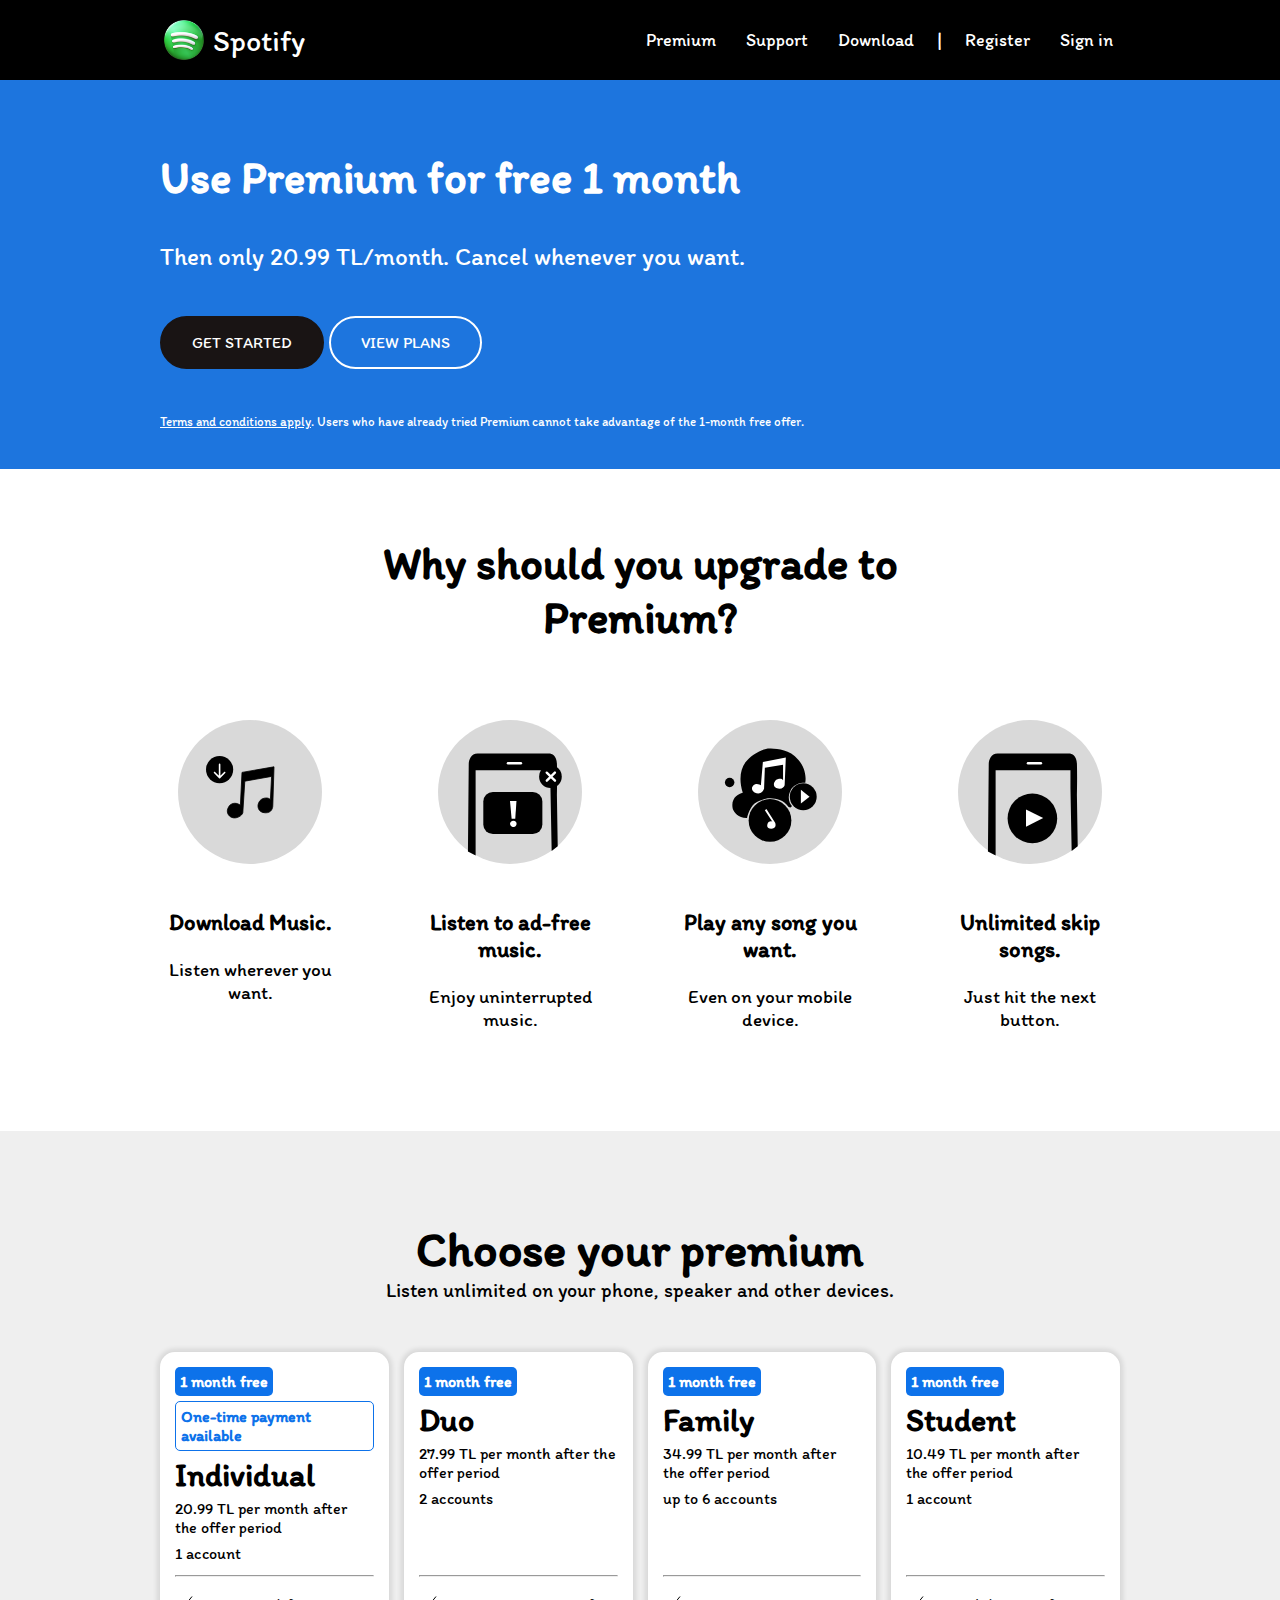
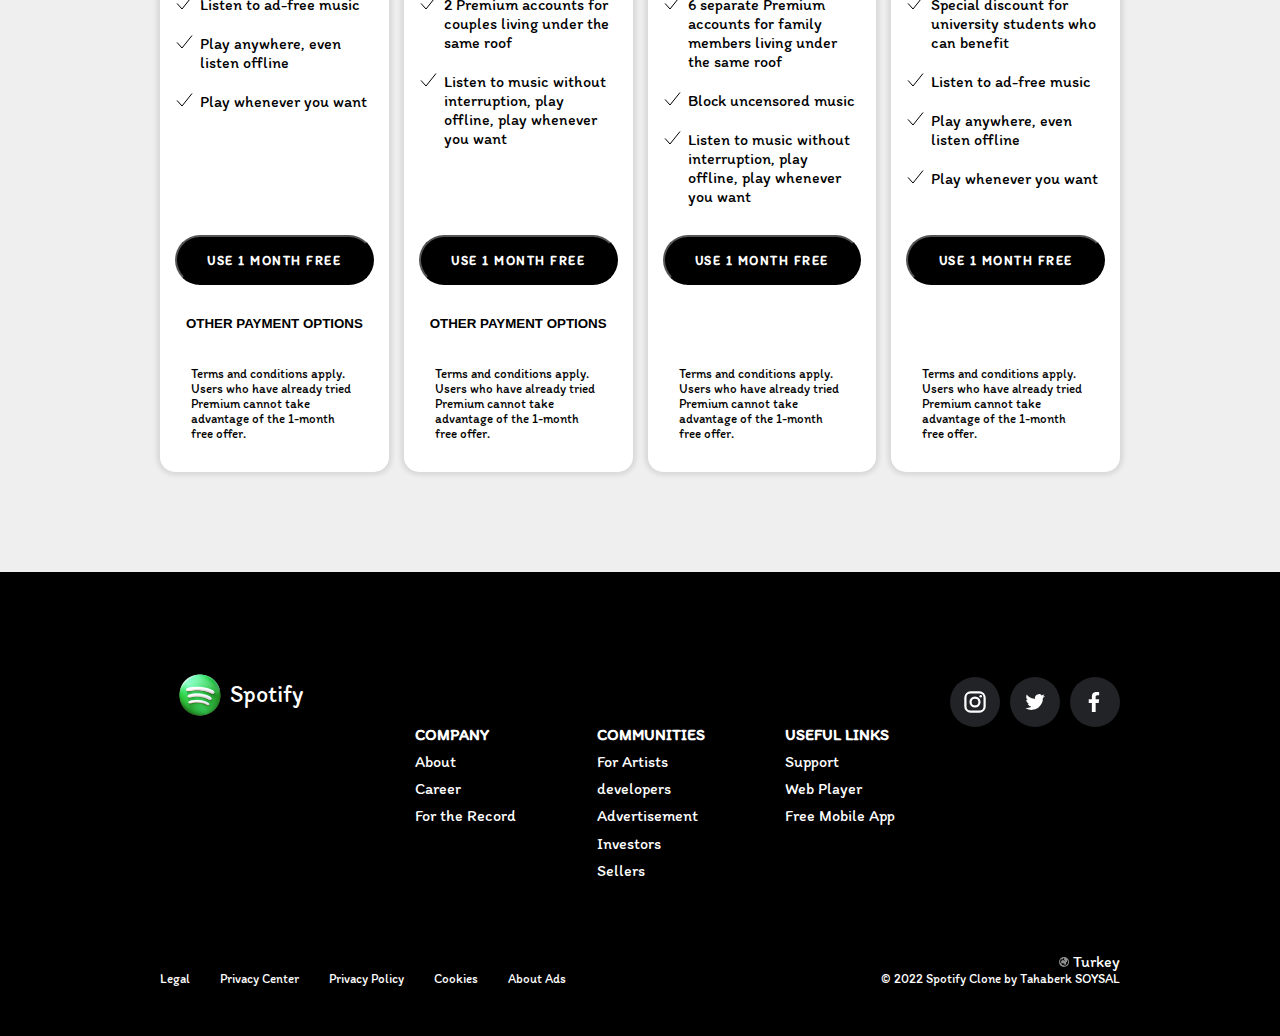
<file: index.html>
<!DOCTYPE html>
<html lang="en">
<head>
    <meta charset="UTF-8">
    <meta http-equiv="X-UA-Compatible" content="IE=edge">
    <meta name="viewport" content="width=device-width, initial-scale=1.0">
    <title>Spotify Navbar</title>
    <link rel="stylesheet" href="style.css">
</head>
<body class="body">
    <!--NAV BAR START-->
    <section>
        <div class="content-wrap">
            <div class="logo">
                <a href="#Home-page">
                    <img src="./asset/icons8-spotify-94.png" alt="Spotify Icon">
                    <span>Spotify</span>
                </a>
            </div>
            <nav>
                <div class="hamburger-box">
                    <div class="hamburger-lines"></div>
                </div>
                <ul class="nav-section">
                    <li><a href="#Premium">Premium</a></li>
                    <li><a href="#Support">Support</a></li>
                    <li><a href="#Download">Download</a></li>
                    <li class="divider">|</li>
                    <li><a href="#Register">Register</a></li>
                    <li><a href="#sign-in">Sign in</a></li>
                </ul>
            </nav>
        </div>
    </section>
    <ul class="mobile-nav">
        <li><a href="#Premium">Premium</a></li>
        <li><a href="#Support">Support</a></li>
        <li><a href="#Download">Download</a></li>
        <li class="divider"></li>
        <li><a href="#Register" class="user">Register</a></li>
        <li><a href="#sign-in" class="user">Sign in</a></li>
        <div class="logo">
            <a href="#Home-page">
                <img src="./asset/icons8-spotify-94.png" alt="Spotify Icon">
                <span>Spotify</span>
            </a>
        </div>
    </ul>
    <!--NAV BAR END-->
    <!--HEADER START-->
    <header>
        <div class="content-wrap">
            <h2>Use Premium for free 1 month</h2>
            <p>Then only 20.99 TL/month. Cancel whenever you want.</p>
            <div class="buttons">
                <button>GET STARTED</button>
                <button>VIEW PLANS</button>
            </div>
            <span><a href="#">Terms and conditions apply</a>. Users who have already tried Premium cannot take advantage of the 1-month free offer.</span>
        </div>
    </header>
    <!--HEADER END-->
    <!--SECTION01-->
    <section class="section01">
        <div class="content-wrap">
            <h2>Why should you upgrade to<br>Premium?</h2>
            <ul>
                <li>
                    <img src="./asset/logoone.svg" alt="offline music">
                    <h3>Download Music.</h3>
                    <p>Listen wherever you want.</p>
                </li>
                <li>
                    <img src="./asset/logotwo.svg" alt="ad-free music">
                    <h3>Listen to ad-free music.</h3>
                    <p>Enjoy uninterrupted music.</p>
                </li>
                <li>
                    <img src="./asset/logothree.svg" alt="play any song">
                    <h3>Play any song you want.</h3>
                    <p>Even on your mobile device.</p>
                </li>
                <li>
                    <img src="./asset/logofour.svg" alt="Unlimited skip song">
                    <h3>Unlimited skip songs.</h3>
                    <p>Just hit the next button.</p>
                </li>
            </ul>
        </div>
    </section>
    <!--SECTION01 END-->
    <!--SECTION02 START-->
    <div class="section02">
        <div class="content-wrap">
            <h2>Choose your premium</h2>
            <p>Listen unlimited on your phone, speaker and other devices.</p>
            <div class="cards">
                <ul class="outlist">
                    <li>
                        <div class="sec1">
                        <span class="s1">1 month free</span>
                        <span class="s2">One-time payment available</span>
                        <h3>Individual</h3>
                        <p>20.99 TL per month after the offer period</p>
                        <span class="s3">1 account</span>
                        </div>
                        <hr>
                        <div class="sec2">
                        <ul class="innerlist">
                            <li>Listen to ad-free music</li>
                            <li>Play anywhere, even listen offline</li>
                            <li>Play whenever you want</li>
                        </ul>
                        </div>
                         <div class="sec3">
                        <button class="btn1">USE 1 MONTH FREE</button>
                        <button class="btn2">OTHER PAYMENT OPTIONS</button>
                        <span class="s4">Terms and conditions apply. Users who have already tried Premium cannot take advantage of the 1-month free offer.</span>
                        </div>
                    </li>
                    <li>
                        <div class="sec1">
                        <span class="s1">1 month free</span>
                        <h3>Duo</h3>
                        <p>27.99 TL per month after the offer period</p>
                        <span class="s3">2 accounts</span>
                        </div>
                        <hr>
                        <div class="sec2">
                        <ul class="innerlist">
                            <li>2 Premium accounts for couples living under the same roof</li>
                            <li>Listen to music without interruption, play offline, play whenever you want</li>
                        </ul>
                        </div>
                        <div class="sec3">
                        <button class="btn1">USE 1 MONTH FREE</button>
                        <button class="btn2">OTHER PAYMENT OPTIONS</button>
                        <span class="s4">Terms and conditions apply. Users who have already tried Premium cannot take advantage of the 1-month free offer.</span>
                        </div>
                    </li>
                    <li>
                        <div class="sec1">
                        <span class="s1">1 month free</span>
                        <h3>Family</h3>
                        <p>34.99 TL per month after the offer period</p>
                        <span class="s3">up to 6 accounts</span>
                        </div>
                        <hr>
                        <div class="sec2">
                        <ul class="innerlist">
                            <li>6 separate Premium accounts for family members living under the same roof</li>
                            <li>Block uncensored music</li>
                            <li>Listen to music without interruption, play offline, play whenever you want</li>
                        </ul>
                        </div>
                        <div class="sec3">
                        <button class="btn1">USE 1 MONTH FREE</button>
                        <span class="s4">Terms and conditions apply. Users who have already tried Premium cannot take advantage of the 1-month free offer.</span>
                        </div>
                    </li>
                    <li>
                        <div class="sec1">
                        <span class="s1">1 month free</span>
                        <h3>Student</h3>
                        <p>10.49 TL per month after the offer period</p>
                        <span class="s3">1 account</span>
                        </div>
                        <hr>
                        <div class="sec2">
                        <ul class="innerlist">
                            <li>Special discount for university students who can benefit</li>
                            <li>Listen to ad-free music</li>
                            <li>Play anywhere, even listen offline</li>
                            <li>Play whenever you want</li>
                        </ul>
                        </div>
                        <div class="sec3">
                        <button class="btn1">USE 1 MONTH FREE</button>
                        <span class="s4">Terms and conditions apply. Users who have already tried Premium cannot take advantage of the 1-month free offer.</span>
                        </div>
                    </li>
                </ul>
            </div>
        </div>
    </div>
    <div class="lastsection">
        <footer>
            <nav class="content-wrap">
                <div class="logo-section">
                    <img src="./asset/icons8-spotify-94.png" alt="Spotify logo">
                    Spotify
                </div>
                <div class="links">
                    <dl class="list">
                        <dt>COMPANY</dt>
                        <dl><a href="#">About</a></dl>
                        <dl><a href="#">Career</a></dl>
                        <dl><a href="#">For the Record</a></dl>
                    </dl>
                    <dl class="list">
                        <dt>COMMUNITIES</dt>
                        <dl><a href="#">For Artists</a></dl>
                        <dl><a href="#">developers</a></dl>
                        <dl><a href="#">Advertisement</a></dl>
                        <dl><a href="#">Investors</a></dl>
                        <dl><a href="#">Sellers</a></dl>
                    </dl>
                    <dl class="list">
                        <dt>USEFUL LINKS</dt>
                        <dl><a href="#">Support</a></dt>
                        <dl><a href="#">Web Player</a></dt>
                        <dl><a href="#">Free Mobile App</a></dt>
                    </dl>
                </div>
                <div class="social-links">
                    <ul>
                        <li><a href="https://instagram.com/"><img src="./asset/Insta Icon.svg" alt="Instagram Icon"></a></li>
                        <li><a href="https://twitter.com/"><img src="./asset/Twitter Icon.svg" alt="Twitter Icon"></a></li>
                        <li><a href="https://facebook.com/"><img src="./asset/Facebook Icon.svg" alt="Facebook Icon"></a></li>
                    </ul>
                </div>
                <div class="country">
                    <img src="./asset/worldicon.svg" alt="country icon">
                    Turkey
                </div>
                <div class="bottom-links">
                    <ul>
                        <li><a href="#">Legal</a></li>
                        <li><a href="#">Privacy Center</a></li>
                        <li><a href="#">Privacy Policy</a></li>
                        <li><a href="#">Cookies</a></li>
                        <li><a href="#">About Ads</a></li>
                    </ul>
                    <span>© 2022 Spotify Clone by Tahaberk SOYSAL</span>
                </div>
            </nav>
        </footer>
    </div>
    <script src="app.js"></script>
</body>
</html>
</file>
<file: style.css>
/* FONT */
@import url('https://fonts.googleapis.com/css2?family=Itim&display=swap');

body {
    font-family: 'Itim', cursive;
    font-size: 20px;
    color: white;
    width: 100vw;
    height: 100vh;
    padding: 0;
    margin: 0;
    overflow-x: hidden;
}

a {
    color: inherit;
    text-decoration: none;
}

ul {
    padding: 0;
    margin: 0;
}

li {
    list-style-type: none;
}

/* Background */
section {
    background-color: black;
    min-height: 80px;
    display: flex;
    justify-content: center;
    align-items: center;
}

/* Content Wrap */
.content-wrap {
    width: 75%;
    display: flex;
    justify-content: space-between;
    align-items: center;
}

/* Logo Section */
.logo a{
    display: flex;
    justify-content: center;
    align-items: center;
}

.logo img {
    width: 3rem;
    margin-right: 5px;
}

.logo span {
    font-size: 30px;
}

/* Navigation Links */
.nav-section {
    display: flex;
    gap: 1rem;
    font-size: 18px;
}

.nav-section li a {
    padding: 7px;
}

/*Hamburger Button*/
.hamburger-box {
    position: relative;
    right: 50px;
    display: none;
}
.hamburger-lines {
    background-color: white;
    width: 25px;
    height: 3px;
    border-radius: 1px;
    transition: all .2s ease-in-out;
    position: absolute;
}

.hamburger-lines::before, .hamburger-lines::after {
    content: '';
    position: absolute;
    width: 25px;
    height: 3px;
    border-radius: 1px;
    background-color: white;
    transition: all .2s ease-in-out;
}

.hamburger-lines::before {
    transform: translateY(-7px);
}

.hamburger-lines::after {
    transform: translateY(7px);
}

.hamburger-lines.open {
    transform: translateX(0px);
    border-radius: 5px;
    background-color: transparent;
}

.hamburger-lines.open::after {
    transform: rotate(45deg);
    border-radius: 5px;
}
.hamburger-lines.open::before {
    transform: rotate(-45deg);
    border-radius: 5px;
}

/* Mobile Navigation Screen */
.mobile-nav {
    display: none;
    background-color: transparent;
    height: 100vh;
    position: relative;
    top: -15px;
    transition: all .4s ease-in-out;
    flex-direction: column;
    font-size: 2rem;
    padding-left: 40px;
    line-height: 70px;
}

.mobile-nav .divider {
    width: 20px;
    height: 2px;
    background-color: white;
    margin: 20px 0;
}

.mobile-nav .user {
    font-size: 1.5rem;
}

.logo.open {
    visibility: hidden;
}

/* animation */
@keyframes slide {
    from {right: -100%;}
    to {right: 0;}
}

.mobile-nav .logo {
    position: absolute;
    bottom: 50px;
    left: 30px;
    justify-content: start;
}
/* Media Quaries */

/* Spacing */
@media screen and (max-width: 1200px) {
    .content-wrap {
        width: 85%;
    }
}

/* Hamburger Icon */
@media screen and (max-width: 990px) {
    section {
        min-height: 55px;
    }
    .content-wrap {
        width: 90%;
        padding: 0 10px;
    }
    .logo img {
        width: 2rem;
        margin-right: 0;
    }
    .logo span {
        font-size: 20px;
    }
    .nav-section {
        display: none;
    }
    .hamburger-box {
        display: block;
        right: 30px;
    }
    .mobile-nav.open {
        display: flex;
        animation-name: slide;
        animation-duration: .3s;
        background-color: black;
    }
    .section02 h2 {
        text-align: center;
    }
    .section02 .content-wrap > p {
        margin-top: 30px !important;
        text-align: center;
    }
    .body.open {
        overflow-y: hidden;
    }
}

/* Header Section */
header {
    background-color: #1D75DE;
    display: flex;
    justify-content: center;
    align-items: center;
    height: fit-content;
    font-size: 27px;
}
header .content-wrap {
    flex-direction: column;
    align-items: start;
}

header h2 {
    font-size: 2.8rem;
    margin-top: 70px;
}

header p {
    margin-top: 0;
    font-weight: lighter;
    font-size: 25px
}

header .buttons {
    margin-top: 20px;
    display: flex;
}

header .buttons button{
    border-radius: 70px;
    color: white;
    font-family: 'Itim', cursive;
    font-size: 1rem;
    cursor: pointer;
    padding: 15px 30px;
}

header .buttons button:nth-child(1) {
    background-color: rgb(25,20,20);
    border: 2px solid rgb(25,20,20);
    margin-right: 5px;
}

header .buttons button:nth-child(2) {
    background-color: inherit;
    border: 2px solid white;
}

header .buttons button:hover{
    transform: scale(1.03)
}

header span {
    font-size: small;
    margin-top: 45px;
    margin-bottom: 40px;
}

header span a {
    text-decoration: underline;
}

/* Media Query */
@media screen and (max-width: 990px) {
    header .content-wrap {
        align-items: center;
        
    }
}

@media screen and (max-width: 700px) {
    header .buttons {
        flex-direction: column;
        gap: 20px;
        width: 100%;
    }
}

/* SECTION 01 */
.section01 {
    background-color: white;
    color: black;
    padding: 30px 0;
}

.section01 h2 {
    font-size: 2.8rem;
    text-align: center;
}
.section01 .content-wrap {
    flex-direction: column;
}

.section01 ul {
    display: flex;
    justify-content: baseline;
    gap: 5rem;
    text-align: center;
    font-size: 1.2rem;
    margin-bottom: 50px;
    margin-top: 20px;
}

.section01 li img {
    transform: scale(.8);
}

/* Media Query */
@media screen and (max-width: 990px) {
    .section01 ul {
        flex-direction: column;
        gap: 0;
        margin: 0;
        padding:0;
    }
}

/* SECTION 02 */
.section02 {
    background-color: #EFEFEF;
    color: black;
    display: flex;
    justify-content: center;
    align-items: center;
}

.section02 h2 {
    font-size: 3rem;
    margin-bottom: 0;
}

.section02 p {
    margin: 0;
    padding:0;
}

.section02 span {
    display: block;
}

.section02 .content-wrap {
    flex-direction: column;
    margin: 50px 0;
}

.section02 .cards .outlist {
    font-size: medium;
    margin: 50px 0;
    display: flex;
    gap: 15px;
}

@media screen and (max-width: 990px) {
    .section02 .cards .outlist {
        font-size: 1.2rem;
        flex-direction: column;
        align-items: center;
    }
    .section02 .cards .outlist li {
        max-width: 50% !important;
    }
    .section02 .outlist .sec1 {
        height: 180px !important;
    }
    .section02 .outlist .sec2 {
        font-size: 18px;
    }
    .section02 .outlist .sec3 {
        justify-content: space-around;
    }
    .section02 .outlist .sec3 .btn1 {
        margin-top: 39px !important;
    }
}

@media screen and (max-width: 690px) {
    .section02 .cards .outlist li {
        max-width: 70% !important;
    }
}

.section02 .cards .outlist li {
    background-color: white;
    border-radius: 15px;
    padding: 15px;
    box-shadow: 0px 0px 5px 3px rgba(0,0,0, 0.1);
    max-width: 240px;
}
.section02 .outlist li .sec1 {
    height: 200px;
}

.section02 .outlist li .sec2 {
    height: 250px;
}

.section02 .s1 {
    color: white;
    background-color: #0D72EA;
    width: fit-content;
    padding: 5px;
    border-radius: 5px;
    font-weight: bold;
    font-size: 16px;
}

.section02 .s2 {
    font-size: 16px;
    margin-top: 5px;
    background-color: transparent;
    color: #0D72EA;
    border: 1px solid #0D72EA;
    width: fit-content;
    padding: 5px;
    font-weight: bold;
    border-radius: 5px;
}

.section02 h3 {
    font-size: 32px;
    margin:5px 0;
}

.section02 .s3 {
    margin-top: 7px;
    margin-bottom: 30px;
}

.section02 .innerlist {
    margin-left: 25px;  
}

.section02 .sec2 li {
    box-shadow: none !important;
    padding: 10px 0 !important;
    list-style-image: url(./asset/liststyleimg.svg);
}

.section02 .btn1{
    background-color: black;
    color: white;
    width: 100%;
    height: 50px;
    border-radius: 50px;
    font-weight: bold;
    font-size: .8rem;
    font-family: 'Itim', cursive;
    letter-spacing: 1.5px;
    cursor: pointer;
}

.section02 .btn1:hover {
    transform: scale(1.03);
    letter-spacing: 2px;
}

.section02 .btn2 {
    border: none;
    background-color: transparent;
    font-weight: bold;
    width: 100%;
    padding: 27px 0;
    cursor: pointer;
}

.section02 .btn2:hover {
    color: green;
}

.section02 .s4 {
    font-size: small;
    padding: 4px 16px 16px;
}

.section02 .sec3 {
    height: 222px;
    display: flex;
    flex-direction: column;
    justify-content: space-between;
}

/* LAST SECTION */
footer {
    padding: 80px 0 50px;
    background-color: black;
    font-size: 16px;
}

footer nav {
    margin: 0 auto;
    display: flex;
    justify-content: space-between;
    flex-wrap: wrap;
    max-width: 1170px;
}

@media screen and (max-width: 990px) {
    footer nav {
        flex-direction: column;
        align-items: flex-start !important;
        margin: 0;
    }

    footer {
        padding-top: 30px;
    }

    footer nav .logo-section {
        min-height: fit-content;
        width: 100%;
        font-size: 18px;
    }

    footer nav .logo-section img{
        width: 35px;
        top: 10px;
    }

    footer .links {
        flex-direction: column;
        margin: 20px 0;
    }

    footer .social-links {
        width: 100% !important;
        min-height: fit-content !important;
    }
    
    footer .social-links ul {
        justify-content: flex-start !important;
    }

    footer .bottom-links {
        font-size: 12px !important;
    }

    footer .bottom-links ul {
        width:60%;
        flex-wrap: wrap;
    }

    footer .bottom-links span {
        max-width: 30%;
        flex-wrap: wrap;
    }

}

footer .logo-section {
    min-height: 300px;
    padding: 0 15px;
    font-size: 24px;
    width: 15%;
}

footer .logo-section img {
    width: 50px;
    position: relative;
    top: 18px;
}

footer .links {
    display: flex;
    justify-content: space-between;
    width: 50%;
}

footer .links .list {
    line-height: 1.7rem;
}

footer .links .list dt {
    font-weight: bold;
}

footer .social-links {
    width: 15%;
    flex-wrap: wrap;
    align-items: flex-start;
    min-height: 250px;
}
footer .social-links ul{
    display: flex;
    justify-content: flex-end;
}

footer .social-links ul li:nth-child(1){
    margin-right: 10px;
}
footer .social-links ul li:nth-child(2){
    margin-right: 10px;
}

footer .social-links ul li img {
    width: 50px;
}

footer .country {
    width:100%;
    text-align: end;
}

footer .country img {
    width:10px;
}

footer .bottom-links {
    display: flex;
    width: 100%;
    justify-content: space-between;
    font-size: small;
    font-weight: lighter;
}

footer .bottom-links ul {
    display: flex;
    gap:30px;
}
</file>
